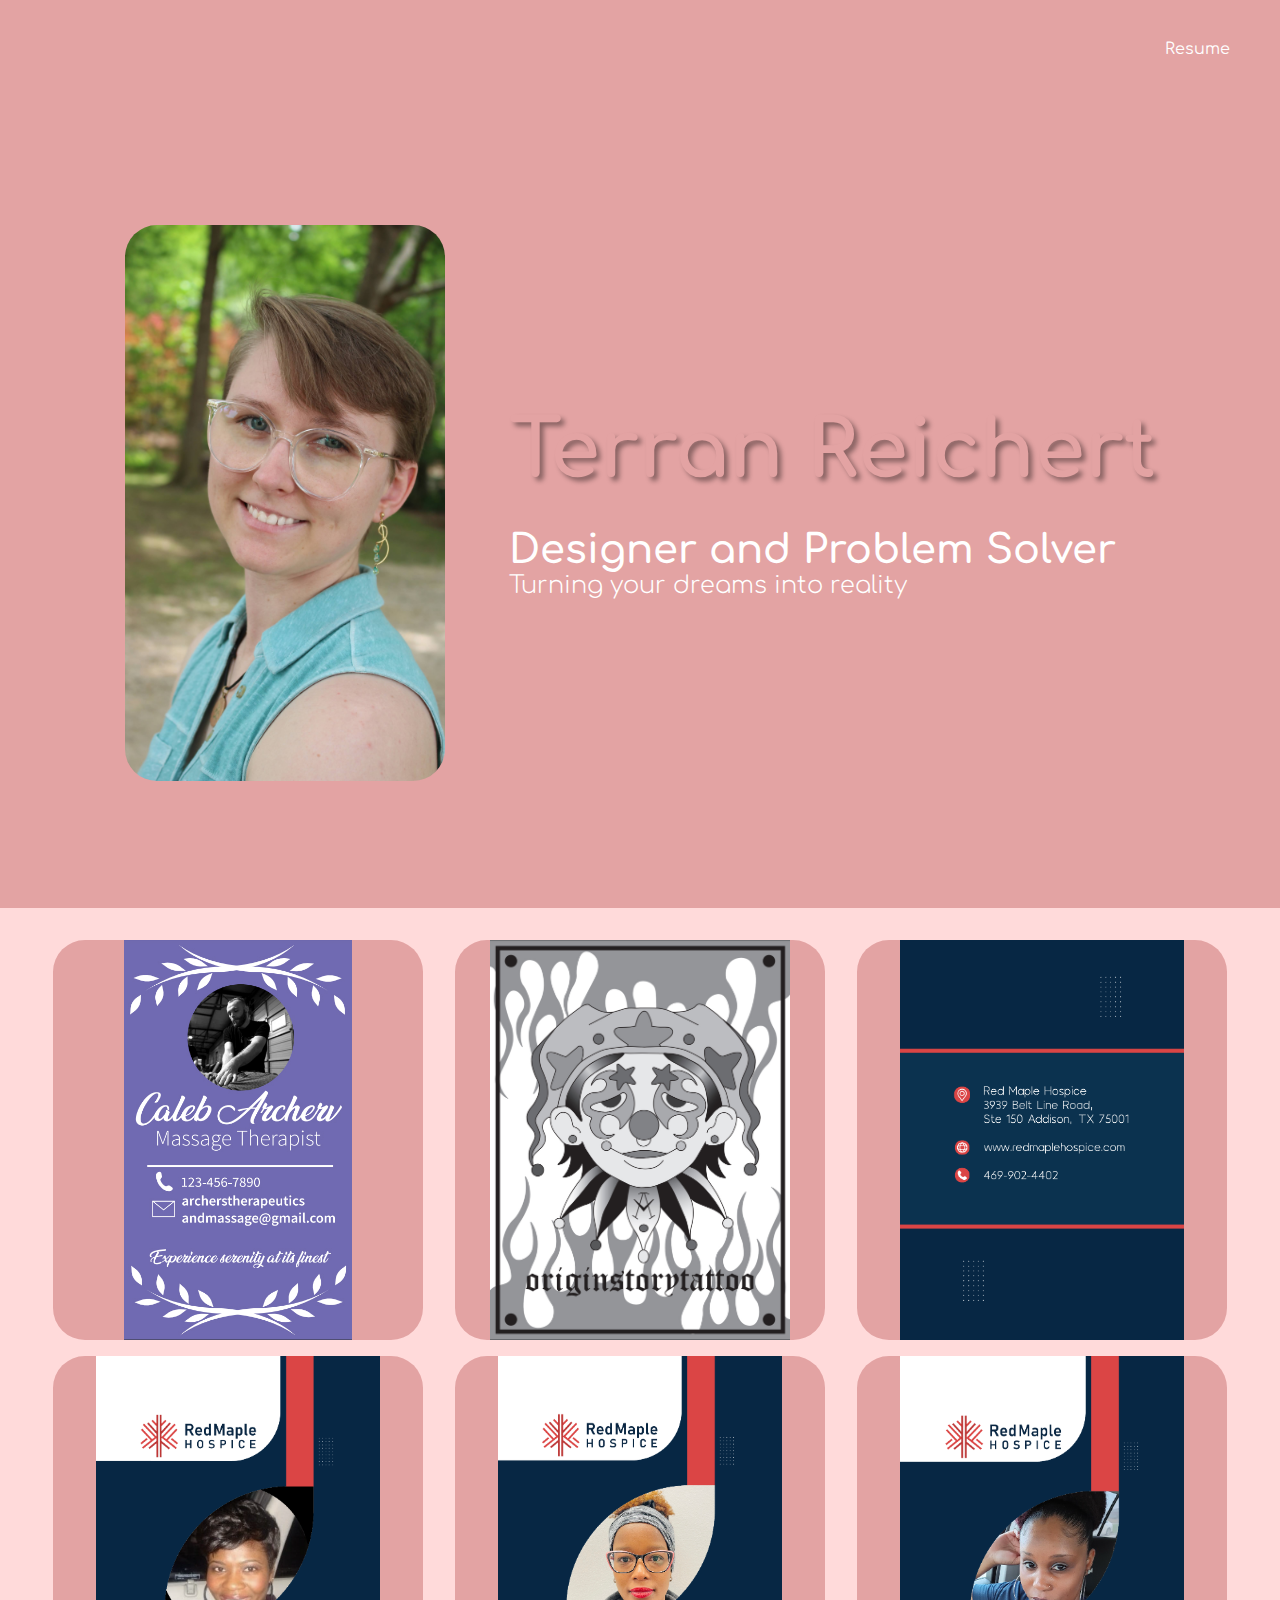
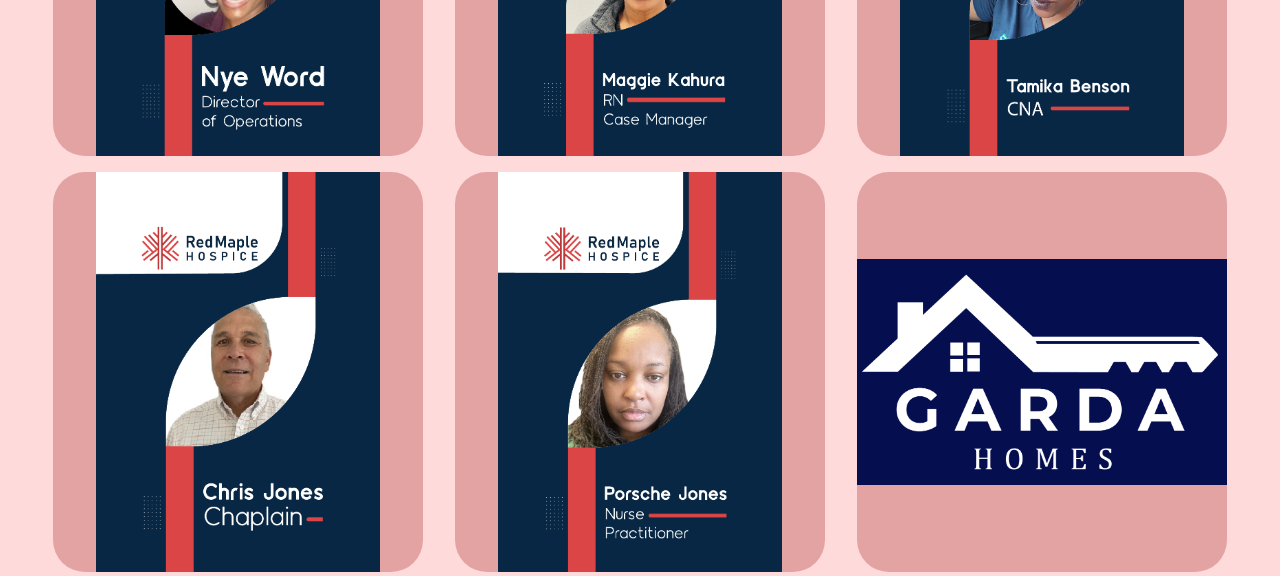
<file: index.html>
<!DOCTYPE html>
<html lang="en">
  <head>
    <meta charset="UTF-8" />
    <meta name="viewport" content="width=device-width, initial-scale=1.0" />

    <link rel="stylesheet" href="./css/main.css" />

    <title>Terran's Portfolio</title>
  </head>
  <body>
    <header>
      <nav>
        <ul>
          <li><a href="./resume.html">Resume</a></li>
        </ul>
      </nav>
    </header>

    <section class="hero">
      <img
        src="./img/profile-img.png"
        alt="A picture of Terran Reichert"
        class="profileImg"
      />
      <div class="text-container">
        <h1>Terran Reichert</h1>
        <h2>Designer and Problem Solver</h2>
        <h3>Turning your dreams into reality</h3>
      </div>
    </section>

    <section class="projects">
      <div class="project">
        <img
          src="./img/Project-1-CalebArcher.jpg"
          alt="a card for Caleb Archer Massage Therapist"
        />
      </div>

      <div class="project">
        <img
          src="./img/Project-2-OriginStoryTattoo-1.jpg"
          alt="Origin Story Tattoo art poster"
        />
      </div>

      <div class="project">
        <img
          src="./img/Project-3-back-HandsOfHope.png"
          alt="Hands of Hope employement badge"
        />
      </div>

      <div class="project">
        <img
          src="./img/Project-3-1-HandsOfHope.png"
          alt="Hands of Hope employement badge"
        />
      </div>

      <div class="project">
        <img
          src="./img/Project-3-2-HandsOfHope.png"
          alt="Hands of Hope employement badge"
        />
      </div>

      <div class="project">
        <img
          src="./img/Project-3-3-HandsOfHope.png"
          alt="Hands of Hope employement badge"
        />
      </div>

      <div class="project">
        <img
          src="./img/Project-3-4-HandsOfHope.png"
          alt="Hands of Hope employement badge"
        />
      </div>

      <div class="project">
        <img
          src="./img/Project-3-5-HandsOfHope.png"
          alt="Hands of Hope employement badge"
        />
      </div>

      <div class="project">
        <img src="./img/Garda Homes_Logo-01.png" alt="Garda Homes Logo" />
      </div>
    </section>

    <script src="./index.js"></script>
  </body>
</html>
</file>
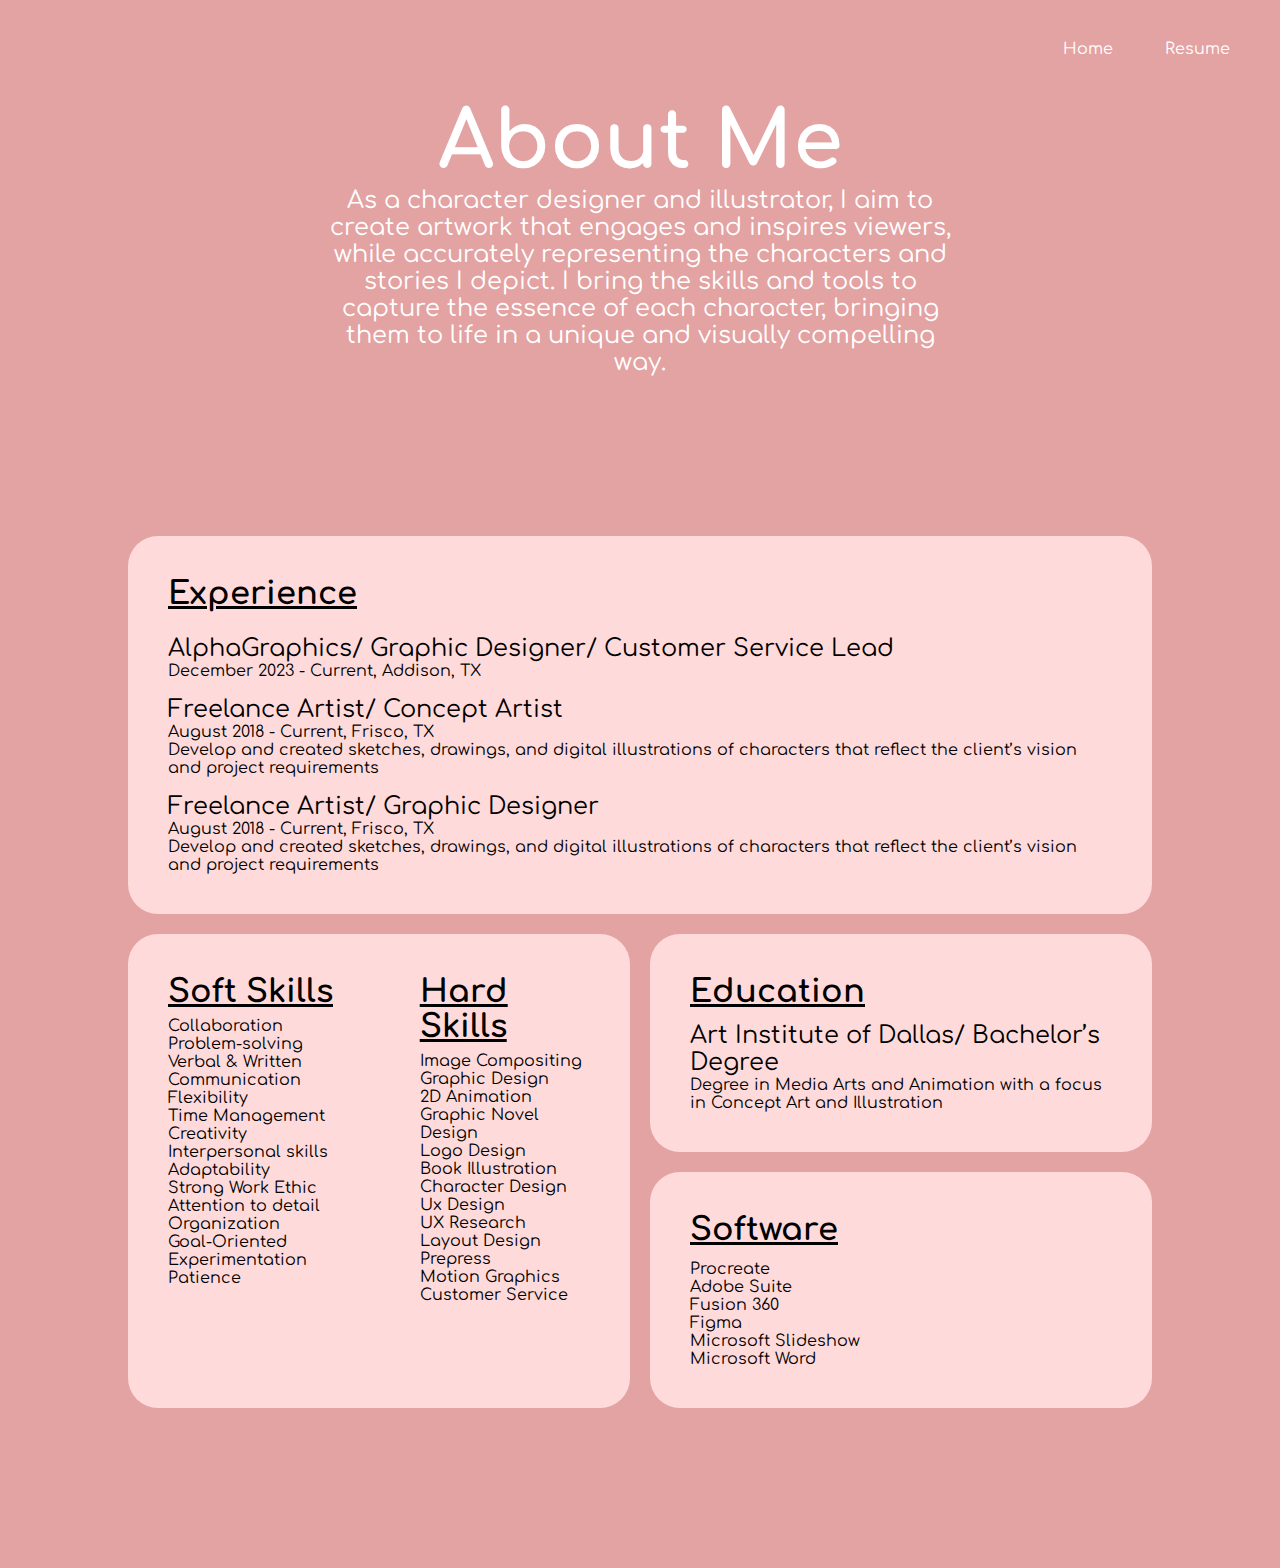
<file: resume.html>
<!DOCTYPE html>
<html lang="en">
  <head>
    <meta charset="UTF-8" />
    <meta name="viewport" content="width=device-width, initial-scale=1.0" />

    <link rel="stylesheet" href="./css/resume.css" />

    <title>Terrans's Portfolio</title>
  </head>
  <body>
    <header>
      <!-- Navbar -->
      <nav>
        <ul>
          <li><a href="./index.html">Home</a></li>
          <li><a href="./resume.html">Resume</a></li>
        </ul>
      </nav>
    </header>

    <section class="AboutMe-hero">
      <h1>About Me</h1>
      <p>
        As a character designer and illustrator, I aim to create artwork that
        engages and inspires viewers, while accurately representing the
        characters and stories I depict. I bring the skills and tools to capture
        the essence of each character, bringing them to life in a unique and
        visually compelling way.
      </p>
    </section>

    <section class="container">
      <section class="inner-container">
        <div class="experience">
          <!-- Title -->
          <h2>Experience</h2>
          <div class="job">
            <h3>AlphaGraphics/ Graphic Designer/ Customer Service Lead</h3>
            <p>December 2023 - Current, Addison, TX</p>
            <!-- <ul>
              <li>
                <p>
                  Participated in the GA Hackathon, a seven day competition
                  focusing on creating an informational resource for pet owners
                </p>
              </li>
              <li>
                <p>
                  Collaborated with a team of seven, four developers and three
                  designers, to craft an app to help pet owners be reminded of
                  when they need to have their pets take medicine and get their
                  vaccines
                </p>
              </li>
            </ul> -->
          </div>

          <div class="job">
            <h3>Freelance Artist/ Concept Artist</h3>
            <p>August 2018 - Current, Frisco, TX</p>
            <ul>
              <li>
                <p>
                  Develop and created sketches, drawings, and digital
                  illustrations of characters that reflect the client’s vision
                  and project requirements
                </p>
              </li>
            </ul>
          </div>

          <div class="job">
            <h3>Freelance Artist/ Graphic Designer</h3>
            <p>August 2018 - Current, Frisco, TX</p>
            <ul>
              <li>
                <p>
                  Develop and created sketches, drawings, and digital
                  illustrations of characters that reflect the client’s vision
                  and project requirements
                </p>
              </li>
            </ul>
          </div>
        </div>

        <div class="skills">
          <!-- Title -->
          <div class="skills-right">
            <h2>Soft Skills</h2>
            <div class="skill-list">
              <ul>
                <li>Collaboration</li>
                <li>Problem-solving</li>
                <li>Verbal & Written Communication</li>
                <li>Flexibility</li>
                <li>Time Management</li>
                <li>Creativity</li>
                <li>Interpersonal skills</li>
                <li>Adaptability</li>
                <li>Strong Work Ethic</li>
                <li>Attention to detail</li>
                <li>Organization</li>
                <li>Goal-Oriented</li>
                <li>Experimentation</li>
                <li>Patience</li>
              </ul>
            </div>
          </div>
          <div class="skills-left">
            <h2>Hard Skills</h2>
            <div class="skill-list">
              <ul>
                <li>Image Compositing</li>
                <li>Graphic Design</li>
                <li>2D Animation</li>
                <li>Graphic Novel Design</li>
                <li>Logo Design</li>
                <li>Book Illustration</li>
                <li>Character Design</li>
                <li>Ux Design</li>
                <li>UX Research</li>
                <li>Layout Design</li>
                <li>Prepress</li>
                <li>Motion Graphics</li>
                <li>Customer Service</li>
              </ul>
            </div>
          </div>
        </div>

        <div class="right-container">
          <div class="education">
            <!-- Title -->
            <h2>Education</h2>
            <div class="edu-list">
              <h3>Art Institute of Dallas/ Bachelor’s Degree</h3>
              <p>
                Degree in Media Arts and Animation with a focus in Concept Art
                and Illustration
              </p>
            </div>
          </div>

          <div class="software">
            <!-- Title -->
            <h2>Software</h2>
            <div class="skill-list">
              <ul>
                <li>Procreate</li>
                <li>Adobe Suite</li>
                <li>Fusion 360</li>
                <li>Figma</li>
                <li>Microsoft Slideshow</li>
                <li>Microsoft Word</li>
              </ul>
            </div>
          </div>
        </div>
      </section>
    </section>

    <!-- <footer></footer> -->
  </body>
</html>
</file>
<file: css/main.css>
@import url('https://fonts.googleapis.com/css2?family=Comfortaa:wght@300..700&display=swap');

* {
    box-sizing: border-box;
    margin: 0;
    padding: 0;
    font-family: "Comfortaa", serif;
}

body {
    background-color: #FFDADA;
}

/* ---------------- Nav Section ---------------- */
header {
    display: flex;
    justify-content: flex-end;
    padding: 40px;
    background-color: #E3A3A3;
}

nav > ul {
    display: flex;
    flex-direction: row;
    gap: 2rem;
}

nav > ul > li {
    list-style-type: none;
}

header nav ul li :hover {
    background-color: #FFDADA;
    border-radius: 30px;
    color: black;
}

header nav ul li a {
    text-decoration: none;
    color: white;
    padding: 10px;
}

/* ---------------- Hero Section ---------------- */
.hero {
    display: flex;
    flex-direction: row;
    justify-content: center;
    align-items: center;
    height: 90vh;
    background-color: #E3A3A3;
}

.profileImg {
    border-radius: 32px;
    width: 20rem;
}

.text-container {
    padding-left: 4rem;
    color: white;
}

.text-container h1 {
    font-size: 5rem;
    font-weight: 700;
    color: #e3a3a3;
    text-shadow: 4px 4px 5px rgba(0,0,0,0.4);
    padding-bottom: 2rem;
}

.text-container h2 {
    font-weight: 600;
    font-size: 2.5rem;
}

.text-container h3 {
    font-weight: 200;
    font-size: 1.5rem;
}


/* ---------------- Project Section ---------------- */
.projects {
    height: 100vh;
    display: flex;
    flex-wrap: wrap;
    justify-content: center;
    align-items: center;
    gap: 1rem 2rem;
    margin: 2rem;
}

.project {
    background-color: #E3A3A3;
    height: 400px;
    width: 370px;
    border-radius: 32px;
}

.project:hover {
    cursor: pointer;
}

.project img {
    height: 100%;
    width: 100%;
    border-radius: 32px;
    object-fit: contain;
}

/* .project3 img {
    object-fit: cover;
} */

.active {
    position: fixed;
    width: 60%;
    height: 80%;
    transition: ease-in-out .4s;
    padding: 20px;
    z-index: 1000;
    top: 0;
    left: 0;
}

.bgChange {
    background-color: rgba(0, 0, 0, 0.658);
    height: 100%;
    width: 100%;
    border-radius: 0;
}




/* ---------------- Media Query ---------------- */

@media (max-width: 1120px) {
    .hero img {
        width: 15rem;
    }
}

@media (max-width: 970px) {
    .hero img {
        opacity: 0;
        position: absolute;
    }

    .text-container {
        display: flex;
        flex-direction: column;
        justify-content: center;
    }

    .text-container h1 {
        font-size: 3rem;
    }

    .text-container h2 {
        font-size: 2rem;
    }

    .text-container h3 {
        font-size: 1rem;
    }
}
</file>
<file: css/resume.css>
@import url('https://fonts.googleapis.com/css2?family=Comfortaa:wght@300..700&display=swap');

* {
    box-sizing: border-box;
    margin: 0;
    padding: 0;
    font-family: "Comfortaa", serif;
}

body {
    background-color: #E3A3A3;
    color: #fff;
}

/* ----------- Navbar ---------- */

header {
    display: flex;
    justify-content: flex-end;
    padding: 40px;
    background-color: #E3A3A3;
}

nav > ul {
    display: flex;
    flex-direction: row;
    gap: 2rem;
}

nav > ul > li {
    list-style-type: none;
}


header nav ul li :hover {
  background-color: #FFDADA;
  border-radius: 30px;
  color: black;
}

header nav ul li a {
  text-decoration: none;
  color: white;
  padding: 10px;
}

/* ------------ About hero ------------ */

.AboutMe-hero {
    display: flex;
    flex-direction: column;
    justify-content: center;
    align-items: center;
}

.AboutMe-hero h1 {
    font-size: 5rem;
    font-weight: bold;
}

.AboutMe-hero p {
    width: 50%;
    font-size: 24px;
    text-align: center;
}



/* ------------ Resume ------------ */
.container {
  display: flex;
  flex-direction: column;
  justify-content: center;
  align-items: center;
  margin: 10rem 8rem;
}

.inner-container {
  display: grid;
  grid-auto-rows: min-content;
  grid-template-columns: repeat(2, minmax(40px, 1fr));
  height: -moz-min-content;
  height: min-content;
  gap: 20px;
  width: 100%;
}

.experience {
  display: flex;
  flex-direction: column;
  background-color: #FFDADA;
  grid-column: auto/span 2;
  border-radius: 30px;
  width: 100%;
  padding: 40px;
  color: black;
}

.job {
  padding-top: 1rem;
}

h2 {
  font-size: 2rem;
  font-weight: 800;
  text-decoration-line: underline;
  padding-bottom: .5rem;
}

h3 {
  font-size: 1.5rem;
  font-weight: 400;
}

ul li {
  list-style-type: none;
}

.education, .software {
  display: flex;
  flex-direction: column;
  gap: 5px;
  background-color: #FFDADA;
  border-radius: 30px;
  width: 100%;
  padding: 40px;
  color: black;
}

.right-container {
    display: flex;
    flex-direction: column;
    gap: 20px;
}

.skills {
    display: flex;
    justify-content: space-around;
    background-color: #FFDADA;
    border-radius: 30px;
    width: 100%;
    padding: 40px;
    color: black;
}



@media (max-width: 1100px) {
  
  
  
  .inner-container {
    display: flex;
    flex-direction: column;
    height: -moz-min-content;
    height: min-content;
    gap: 20px;
    width: 100%;
  }

  .skills {
    display: flex;
    flex-direction: column;
    gap: 2rem;
    background-color: #FFDADA;
    border-radius: 30px;
    width: 100%;
    padding: 40px;
    color: black;
  }
  
}

@media (max-width: 600px) {

  .AboutMe-hero h1 {
    font-size: 3rem;
  }
  
  .AboutMe-hero p {
    width: 90%;
    font-size: 20px;
    text-align: center;
  }

  h2 {
    font-size: 1.5rem;
    font-weight: bold;
  }

  h3 {
    font-size: 1.2rem;
    font-weight: 800;
  }

  p {
    font-size: 14px;
  }

  .container {
    margin: 6rem 2rem;
  }

}
</file>
